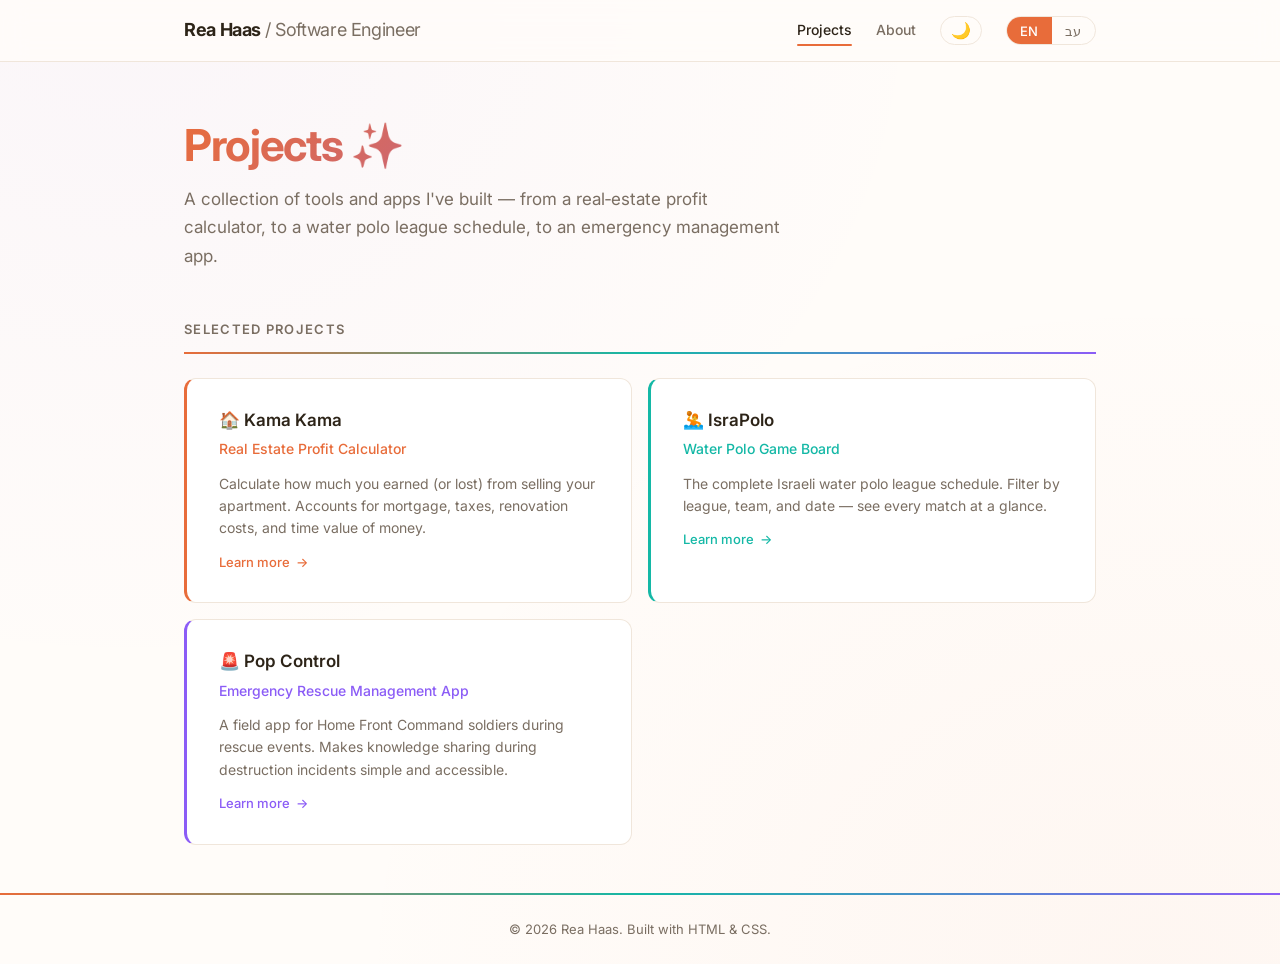
<file: index.html>
<!DOCTYPE html>
<html lang="en" dir="ltr" data-lang="en">
<head>
  <meta charset="UTF-8" />
  <meta name="viewport" content="width=device-width, initial-scale=1.0" />
  <title>Rea Haas — Software Engineer</title>
  <meta name="description" content="Rea Haas — Software Engineer. Projects and portfolio." />
  <meta property="og:title" content="Rea Haas — Software Engineer" />
  <meta property="og:description" content="Projects and portfolio — real-estate calculator, water polo schedule, emergency management app." />
  <meta property="og:image" content="https://reahaas.com/profile.jpg" />
  <meta property="og:url" content="https://reahaas.com/" />
  <meta property="og:type" content="website" />
  <meta name="twitter:card" content="summary_large_image" />
  <link rel="preconnect" href="https://fonts.googleapis.com" />
  <link rel="preconnect" href="https://fonts.gstatic.com" crossorigin />
  <link href="https://fonts.googleapis.com/css2?family=Inter:wght@400;500;600;700&family=Rubik:wght@400;500;600;700&display=swap" rel="stylesheet" />
  <link rel="icon" href="/favicon.ico" type="image/x-icon" />
  <link rel="apple-touch-icon" href="/profile.jpg" />
  <link rel="stylesheet" href="/style.css" />
</head>
<body data-page="projects">

  <!-- ===== Main ===== -->
  <main>

    <!-- Hero -->
    <section class="hero">
      <h1 lang="en">Projects ✨</h1>
      <h1 lang="he">פרויקטים ✨</h1>
      <p class="bio" lang="en">
        A collection of tools and apps I've built — from a real‑estate profit calculator,
        to a water polo league schedule, to an emergency management app.
      </p>
      <p class="bio" lang="he">
        אוסף כלים ואפליקציות שבניתי — ממחשבון נדל״ן לחישוב רווחים,
        דרך הנגשת לוחות זמנים של כדורמים, ועד כלי ניהול אירועי חירום.
      </p>
    </section>

    <!-- Projects -->
    <h2 class="section-title" lang="en">Selected Projects</h2>
    <h2 class="section-title" lang="he">פרויקטים נבחרים</h2>

    <div class="projects-grid">

      <!-- Project 1 -->
      <a class="project-card" href="/projects/kamakama/">
        <div class="project-name" lang="en">🏠 Kama Kama</div>
        <div class="project-name" lang="he">🏠 כמה כמה</div>
        <div class="project-subtitle" lang="en">Real Estate Profit Calculator</div>
        <div class="project-subtitle" lang="he">מחשבון רווחים מעסקאות נדל״ן</div>
        <p class="project-desc" lang="en">
          Calculate how much you earned (or lost) from selling your apartment.
          Accounts for mortgage, taxes, renovation costs, and time value of money.
        </p>
        <p class="project-desc" lang="he">
          חשבו כמה הרווחתם (או הפסדתם) מעסקת נדל״ן.
          כולל חישובי משכנתא, מיסים, עלויות שיפוץ וערך הזמן של הכסף.
        </p>
        <span class="project-link" lang="en">Learn more <span class="arrow">→</span></span>
        <span class="project-link" lang="he">למידע נוסף <span class="arrow">←</span></span>
      </a>

      <!-- Project 2 -->
      <a class="project-card" href="/projects/israpolo/">
        <div class="project-name" lang="en">🤽 IsraPolo</div>
        <div class="project-name" lang="he">🤽 ישראפולו</div>
        <div class="project-subtitle" lang="en">Water Polo Game Board</div>
        <div class="project-subtitle" lang="he">הנגשת לוח משחקי הכדורמים הישראלי</div>
        <p class="project-desc" lang="en">
          The complete Israeli water polo league schedule. Filter by league,
          team, and date — see every match at a glance.
        </p>
        <p class="project-desc" lang="he">
          כל משחקי ליגת הכדורמים הישראלית במקום אחד.
          סינון לפי ליגה, קבוצה ותאריך — כל המשחקים במבט אחד.
        </p>
        <span class="project-link" lang="en">Learn more <span class="arrow">→</span></span>
        <span class="project-link" lang="he">למידע נוסף <span class="arrow">←</span></span>
      </a>

      <!-- Project 3 -->
      <a class="project-card" href="/projects/popcontrol/">
        <div class="project-name" lang="en">🚨 Pop Control</div>
        <div class="project-name" lang="he">🚨 פופ קונטרול</div>
        <div class="project-subtitle" lang="en">Emergency Rescue Management App</div>
        <div class="project-subtitle" lang="he">אפליקציה לניהול אירועי חילוץ</div>
        <p class="project-desc" lang="en">
          A field app for Home Front Command soldiers during rescue events.
          Makes knowledge sharing during destruction incidents simple and accessible.
        </p>
        <p class="project-desc" lang="he">
          אפליקציה שטח לחיילי פיקוד העורף בזמן אירועי חילוץ.
          הופכת את העברת הידע בזמן אירועי הרס לנוחה ופשוטה.
        </p>
        <span class="project-link" lang="en">Learn more <span class="arrow">→</span></span>
        <span class="project-link" lang="he">למידע נוסף <span class="arrow">←</span></span>
      </a>

    </div>
  </main>

  <script src="/components.js"></script>

</body>
</html>
</file>
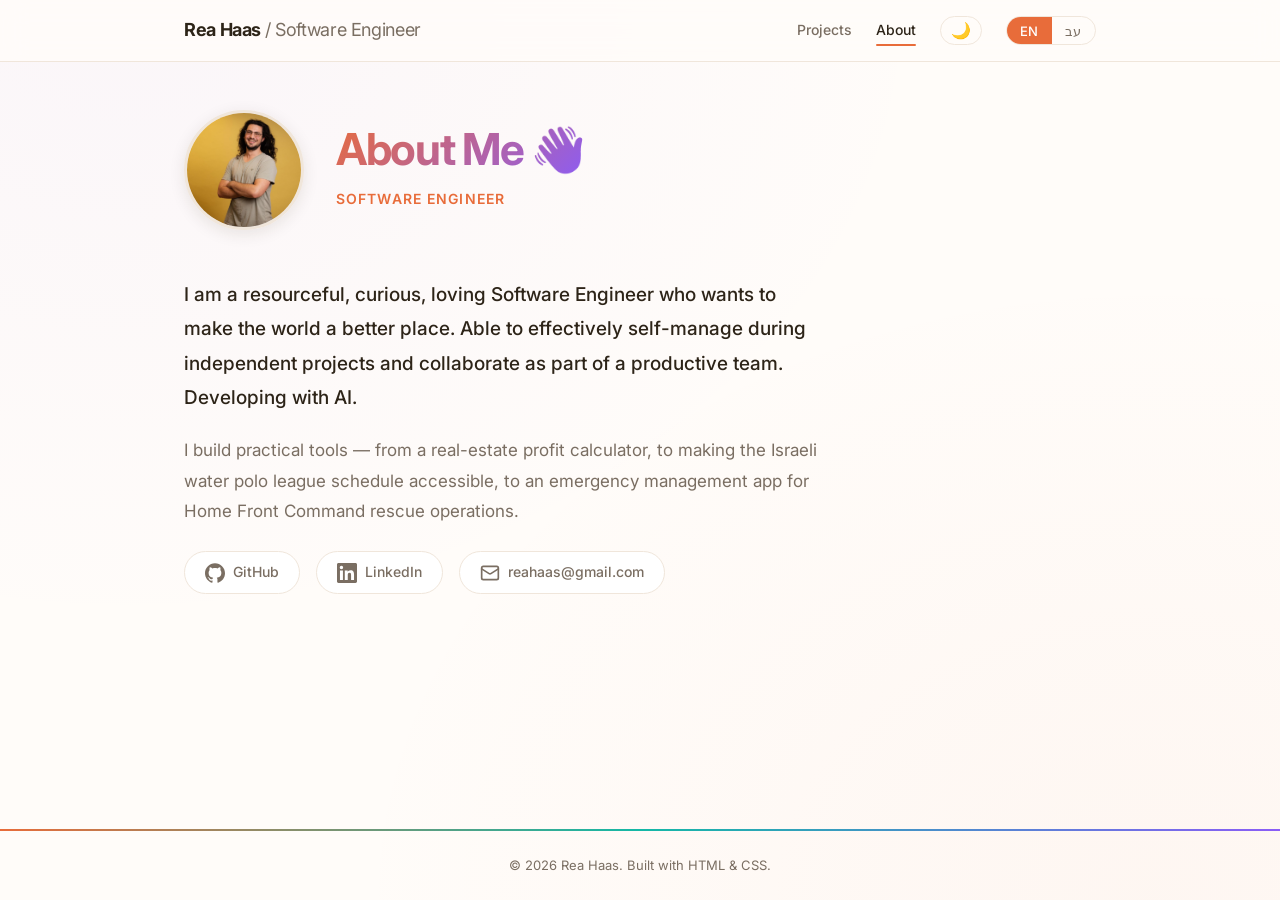
<file: about/index.html>
<!DOCTYPE html>
<html lang="en" dir="ltr" data-lang="en">
<head>
  <meta charset="UTF-8" />
  <meta name="viewport" content="width=device-width, initial-scale=1.0" />
  <title>About — Rea Haas</title>
  <meta name="description" content="About Rea Haas — Software Engineer." />
  <meta property="og:title" content="About — Rea Haas" />
  <meta property="og:description" content="Software Engineer who builds practical tools and wants to make the world a better place." />
  <meta property="og:image" content="https://reahaas.com/profile.jpg" />
  <meta property="og:url" content="https://reahaas.com/about/" />
  <meta property="og:type" content="website" />
  <meta name="twitter:card" content="summary_large_image" />
  <link rel="preconnect" href="https://fonts.googleapis.com" />
  <link rel="preconnect" href="https://fonts.gstatic.com" crossorigin />
  <link href="https://fonts.googleapis.com/css2?family=Inter:wght@400;500;600;700&family=Rubik:wght@400;500;600;700&display=swap" rel="stylesheet" />
  <link rel="icon" href="/favicon.ico" type="image/x-icon" />
  <link rel="apple-touch-icon" href="/profile.jpg" />
  <link rel="stylesheet" href="/style.css" />
</head>
<body data-page="about">

  <main>
    <section class="hero about-hero">
      <img src="/profile.jpg" alt="Rea Haas" class="profile-photo" />
      <div>
        <h1 lang="en">About Me 👋</h1>
        <h1 lang="he">אודות 👋</h1>
        <p class="subtitle" lang="en">Software Engineer</p>
        <p class="subtitle" lang="he">מהנדס תוכנה</p>
      </div>
    </section>

    <div class="about-content">
      <p lang="en">
        I am a resourceful, curious, loving Software Engineer who wants to make the
        world a better place. Able to effectively self-manage during independent
        projects and collaborate as part of a productive team. Developing with AI.
      </p>
      <p lang="he">
        אני מהנדס תוכנה עם אהבה למקצוע, סקרן ואכפתי, שרוצה להפוך את העולם למקום טוב יותר.
        בעל יכולת ניהול עצמי אפקטיבי בפרויקטים עצמאיים ושיתוף פעולה כחלק מצוות פרודוקטיבי.
        מפתח עם AI.
      </p>

      <p lang="en">
        I build practical tools — from a real-estate profit calculator,
        to making the Israeli water polo league schedule accessible,
        to an emergency management app for Home Front Command rescue operations.
      </p>
      <p lang="he">
        אני בונה כלים מעשיים — ממחשבון רווחים לעסקאות נדל״ן,
        דרך הנגשת לוח המשחקים של ליגת הכדורמים הישראלית,
        ועד אפליקציה לניהול אירועי חילוץ של פיקוד העורף.
      </p>

      <div class="about-links">
        <a href="https://github.com/reahaas" target="_blank" rel="noopener noreferrer">
          <svg width="20" height="20" viewBox="0 0 24 24" fill="currentColor"><path d="M12 .297c-6.63 0-12 5.373-12 12 0 5.303 3.438 9.8 8.205 11.385.6.113.82-.258.82-.577 0-.285-.01-1.04-.015-2.04-3.338.724-4.042-1.61-4.042-1.61C4.422 18.07 3.633 17.7 3.633 17.7c-1.087-.744.084-.729.084-.729 1.205.084 1.838 1.236 1.838 1.236 1.07 1.835 2.809 1.305 3.495.998.108-.776.417-1.305.76-1.605-2.665-.3-5.466-1.332-5.466-5.93 0-1.31.465-2.38 1.235-3.22-.135-.303-.54-1.523.105-3.176 0 0 1.005-.322 3.3 1.23.96-.267 1.98-.399 3-.405 1.02.006 2.04.138 3 .405 2.28-1.552 3.285-1.23 3.285-1.23.645 1.653.24 2.873.12 3.176.765.84 1.23 1.91 1.23 3.22 0 4.61-2.805 5.625-5.475 5.92.42.36.81 1.096.81 2.22 0 1.606-.015 2.896-.015 3.286 0 .315.21.69.825.57C20.565 22.092 24 17.592 24 12.297c0-6.627-5.373-12-12-12"/></svg>
          <span>GitHub</span>
        </a>
        <a href="https://www.linkedin.com/in/rea-haas/" target="_blank" rel="noopener noreferrer">
          <svg width="20" height="20" viewBox="0 0 24 24" fill="currentColor"><path d="M20.447 20.452h-3.554v-5.569c0-1.328-.027-3.037-1.852-3.037-1.853 0-2.136 1.445-2.136 2.939v5.667H9.351V9h3.414v1.561h.046c.477-.9 1.637-1.85 3.37-1.85 3.601 0 4.267 2.37 4.267 5.455v6.286zM5.337 7.433a2.062 2.062 0 01-2.063-2.065 2.064 2.064 0 112.063 2.065zm1.782 13.019H3.555V9h3.564v11.452zM22.225 0H1.771C.792 0 0 .774 0 1.729v20.542C0 23.227.792 24 1.771 24h20.451C23.2 24 24 23.227 24 22.271V1.729C24 .774 23.2 0 22.222 0h.003z"/></svg>
          <span>LinkedIn</span>
        </a>
        <a href="mailto:reahaas@gmail.com">
          <svg width="20" height="20" viewBox="0 0 24 24" fill="none" stroke="currentColor" stroke-width="2" stroke-linecap="round" stroke-linejoin="round"><rect x="2" y="4" width="20" height="16" rx="2"/><path d="m22 7-8.97 5.7a1.94 1.94 0 0 1-2.06 0L2 7"/></svg>
          <span>reahaas@gmail.com</span>
        </a>
      </div>
    </div>
  </main>

  <script src="/components.js"></script>
</body>
</html>
</file>
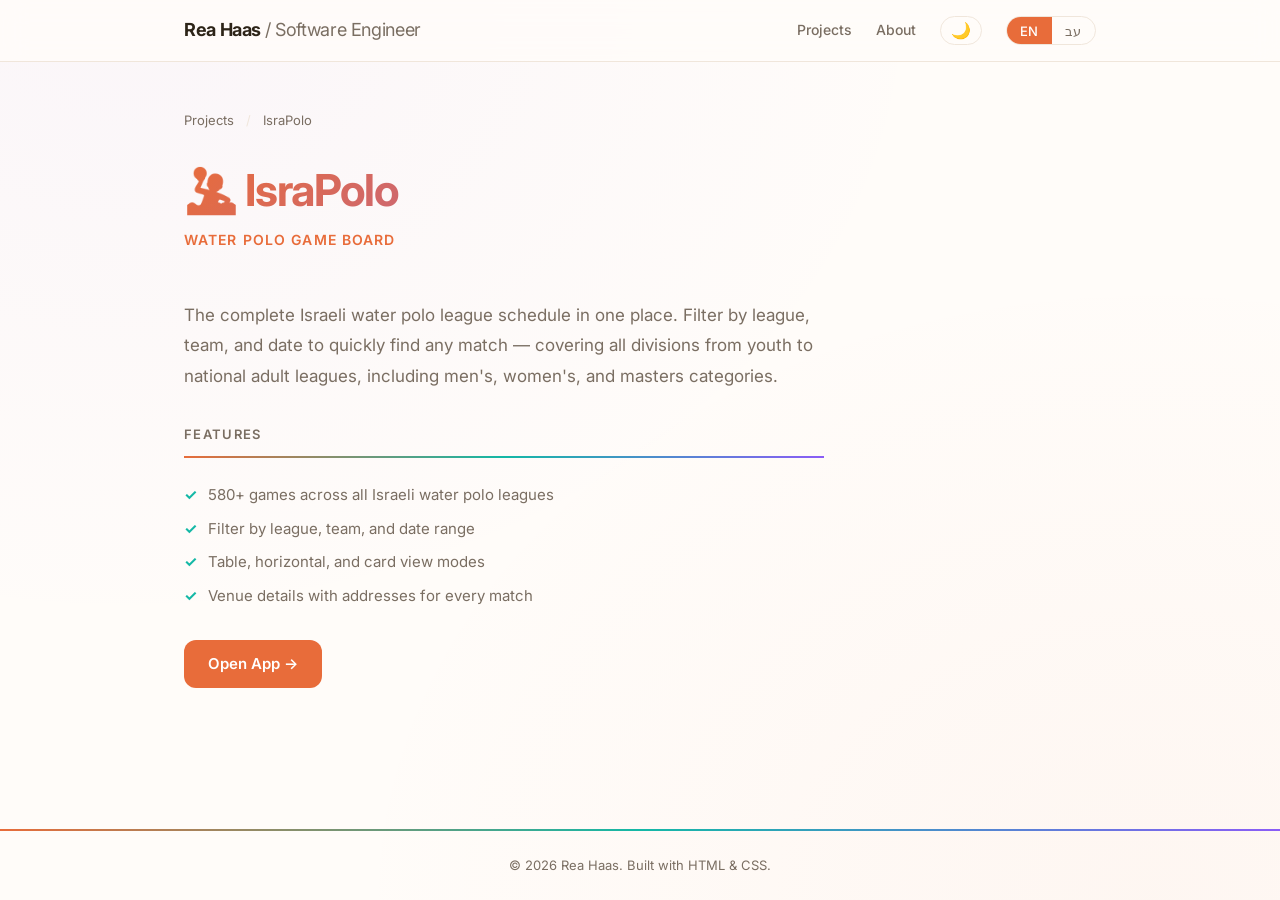
<file: projects/israpolo/index.html>
<!DOCTYPE html>
<html lang="en" dir="ltr" data-lang="en">
<head>
  <meta charset="UTF-8" />
  <meta name="viewport" content="width=device-width, initial-scale=1.0" />
  <title>IsraPolo — Water Polo Schedule | Rea Haas</title>
  <meta name="description" content="The complete Israeli water polo league schedule. Filter by league, team, and date." />
  <meta property="og:title" content="IsraPolo — Water Polo Schedule | Rea Haas" />
  <meta property="og:description" content="The complete Israeli water polo league schedule. Filter by league, team, and date." />
  <meta property="og:image" content="https://reahaas.com/profile.jpg" />
  <meta property="og:url" content="https://reahaas.com/projects/israpolo/" />
  <meta property="og:type" content="website" />
  <meta name="twitter:card" content="summary_large_image" />
  <link rel="preconnect" href="https://fonts.googleapis.com" />
  <link rel="preconnect" href="https://fonts.gstatic.com" crossorigin />
  <link href="https://fonts.googleapis.com/css2?family=Inter:wght@400;500;600;700&family=Rubik:wght@400;500;600;700&display=swap" rel="stylesheet" />
  <link rel="icon" href="/favicon.ico" type="image/x-icon" />
  <link rel="apple-touch-icon" href="/profile.jpg" />
  <link rel="stylesheet" href="/style.css" />
</head>
<body data-page="project-detail">

  <main>
    <p class="breadcrumb">
      <a href="/" lang="en">Projects</a>
      <a href="/" lang="he">פרויקטים</a>
      <span class="sep">/</span>
      <span lang="en">IsraPolo</span>
      <span lang="he">ישראפולו</span>
    </p>

    <section class="hero">
      <h1 lang="en">🤽 IsraPolo</h1>
      <h1 lang="he">🤽 ישראפולו</h1>
      <p class="subtitle" lang="en">Water Polo Game Board</p>
      <p class="subtitle" lang="he">הנגשת לוח משחקי הכדורמים הישראלי</p>
    </section>

    <div class="project-detail">
      <p lang="en">
        The complete Israeli water polo league schedule in one place.
        Filter by league, team, and date to quickly find any match —
        covering all divisions from youth to national adult leagues,
        including men's, women's, and masters categories.
      </p>
      <p lang="he">
        כל משחקי ליגת הכדורמים הישראלית במקום אחד.
        סינון לפי ליגה, קבוצה ותאריך כדי למצוא כל משחק במהירות —
        כולל כל הדרגות מנוער ועד ליגות בוגרים ארציות,
        גברים, נשים ומאסטרס.
      </p>

      <h2 class="section-title" lang="en">Features</h2>
      <h2 class="section-title" lang="he">תכונות</h2>

      <ul class="feature-list">
        <li lang="en">580+ games across all Israeli water polo leagues</li>
        <li lang="he">מעל 580 משחקים בכל ליגות הכדורמים בישראל</li>
        <li lang="en">Filter by league, team, and date range</li>
        <li lang="he">סינון לפי ליגה, קבוצה וטווח תאריכים</li>
        <li lang="en">Table, horizontal, and card view modes</li>
        <li lang="he">תצוגת טבלה, טבלה אופקית וכרטיסים</li>
        <li lang="en">Venue details with addresses for every match</li>
        <li lang="he">פרטי מקום עם כתובות לכל משחק</li>
      </ul>

      <div class="project-cta">
        <a href="https://israpolo.lovable.app/" target="_blank" rel="noopener" class="btn btn-primary">
          <span lang="en">Open App →</span>
          <span lang="he">לאפליקציה ←</span>
        </a>
      </div>
    </div>
  </main>

  <script src="/components.js"></script>
</body>
</html>
</file>
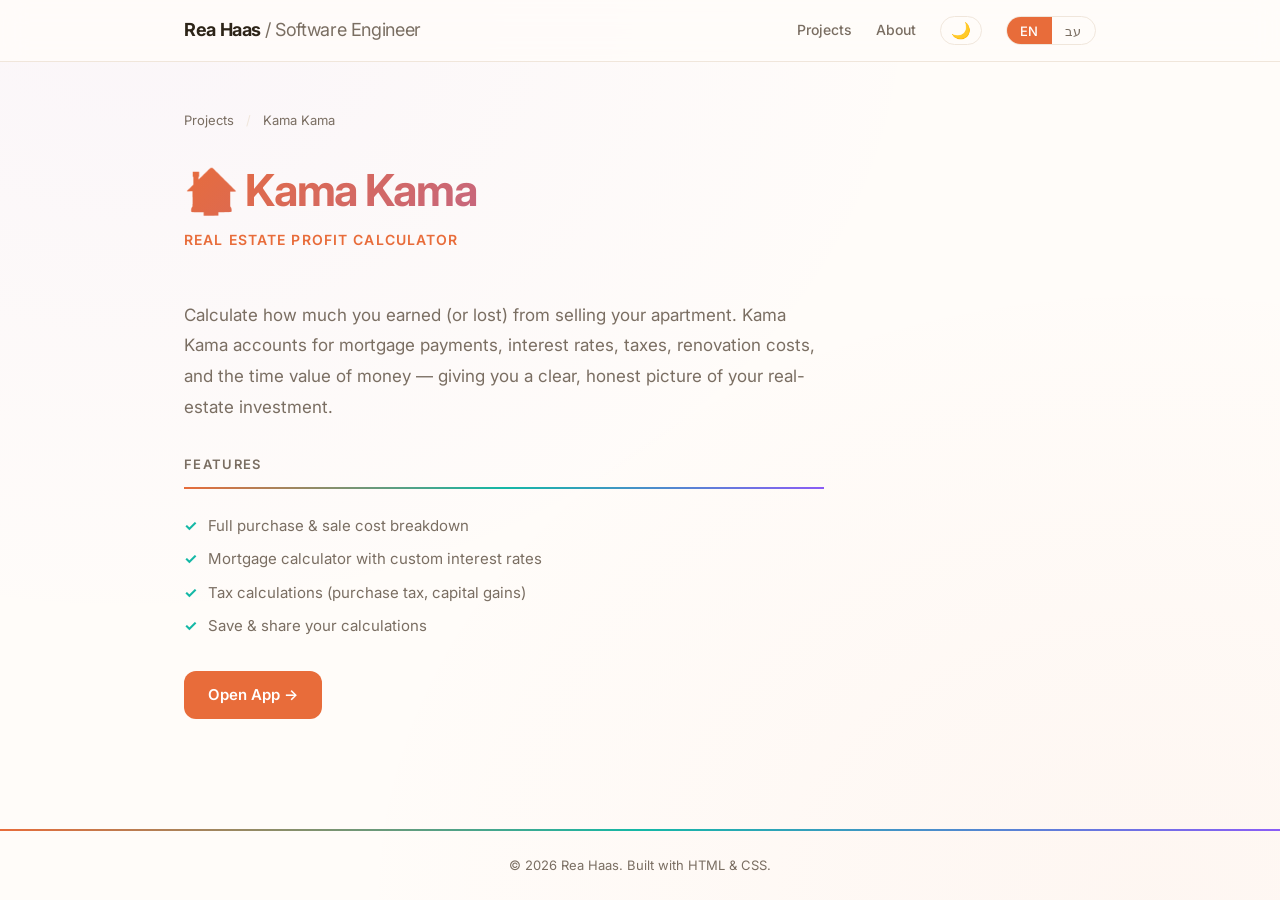
<file: projects/kamakama/index.html>
<!DOCTYPE html>
<html lang="en" dir="ltr" data-lang="en">
<head>
  <meta charset="UTF-8" />
  <meta name="viewport" content="width=device-width, initial-scale=1.0" />
  <title>Kama Kama — Real Estate Calculator | Rea Haas</title>
  <meta name="description" content="Calculate how much you earned or lost from selling your apartment. Accounts for mortgage, taxes, and more." />
  <meta property="og:title" content="Kama Kama — Real Estate Calculator | Rea Haas" />
  <meta property="og:description" content="Calculate how much you earned or lost from selling your apartment." />
  <meta property="og:image" content="https://reahaas.com/profile.jpg" />
  <meta property="og:url" content="https://reahaas.com/projects/kamakama/" />
  <meta property="og:type" content="website" />
  <meta name="twitter:card" content="summary_large_image" />
  <link rel="preconnect" href="https://fonts.googleapis.com" />
  <link rel="preconnect" href="https://fonts.gstatic.com" crossorigin />
  <link href="https://fonts.googleapis.com/css2?family=Inter:wght@400;500;600;700&family=Rubik:wght@400;500;600;700&display=swap" rel="stylesheet" />
  <link rel="icon" href="/favicon.ico" type="image/x-icon" />
  <link rel="apple-touch-icon" href="/profile.jpg" />
  <link rel="stylesheet" href="/style.css" />
</head>
<body data-page="project-detail">

  <main>
    <p class="breadcrumb">
      <a href="/" lang="en">Projects</a>
      <a href="/" lang="he">פרויקטים</a>
      <span class="sep">/</span>
      <span lang="en">Kama Kama</span>
      <span lang="he">כמה כמה</span>
    </p>

    <section class="hero">
      <h1 lang="en">🏠 Kama Kama</h1>
      <h1 lang="he">🏠 כמה כמה</h1>
      <p class="subtitle" lang="en">Real Estate Profit Calculator</p>
      <p class="subtitle" lang="he">מחשבון רווחים מעסקאות נדל״ן</p>
    </section>

    <div class="project-detail">
      <p lang="en">
        Calculate how much you earned (or lost) from selling your apartment.
        Kama Kama accounts for mortgage payments, interest rates, taxes,
        renovation costs, and the time value of money — giving you a clear,
        honest picture of your real-estate investment.
      </p>
      <p lang="he">
        חשבו כמה הרווחתם (או הפסדתם) מעסקת נדל״ן.
        כמה כמה מחשב תשלומי משכנתא, ריביות, מיסים,
        עלויות שיפוץ וערך הזמן של הכסף — ונותן לכם תמונה ברורה
        וכנה של הרווח או ההפסד בעסקה.
      </p>

      <h2 class="section-title" lang="en">Features</h2>
      <h2 class="section-title" lang="he">תכונות</h2>

      <ul class="feature-list">
        <li lang="en">Full purchase &amp; sale cost breakdown</li>
        <li lang="he">פירוט מלא של עלויות קנייה ומכירה</li>
        <li lang="en">Mortgage calculator with custom interest rates</li>
        <li lang="he">מחשבון משכנתא עם ריביות מותאמות אישית</li>
        <li lang="en">Tax calculations (purchase tax, capital gains)</li>
        <li lang="he">חישובי מס (מס רכישה, מס שבח)</li>
        <li lang="en">Save &amp; share your calculations</li>
        <li lang="he">שמירה ושיתוף של החישובים שלכם</li>
      </ul>

      <div class="project-cta">
        <a href="https://kamakama.lovable.app/" target="_blank" rel="noopener" class="btn btn-primary">
          <span lang="en">Open App →</span>
          <span lang="he">לאפליקציה ←</span>
        </a>
      </div>
    </div>
  </main>

  <script src="/components.js"></script>
</body>
</html>
</file>
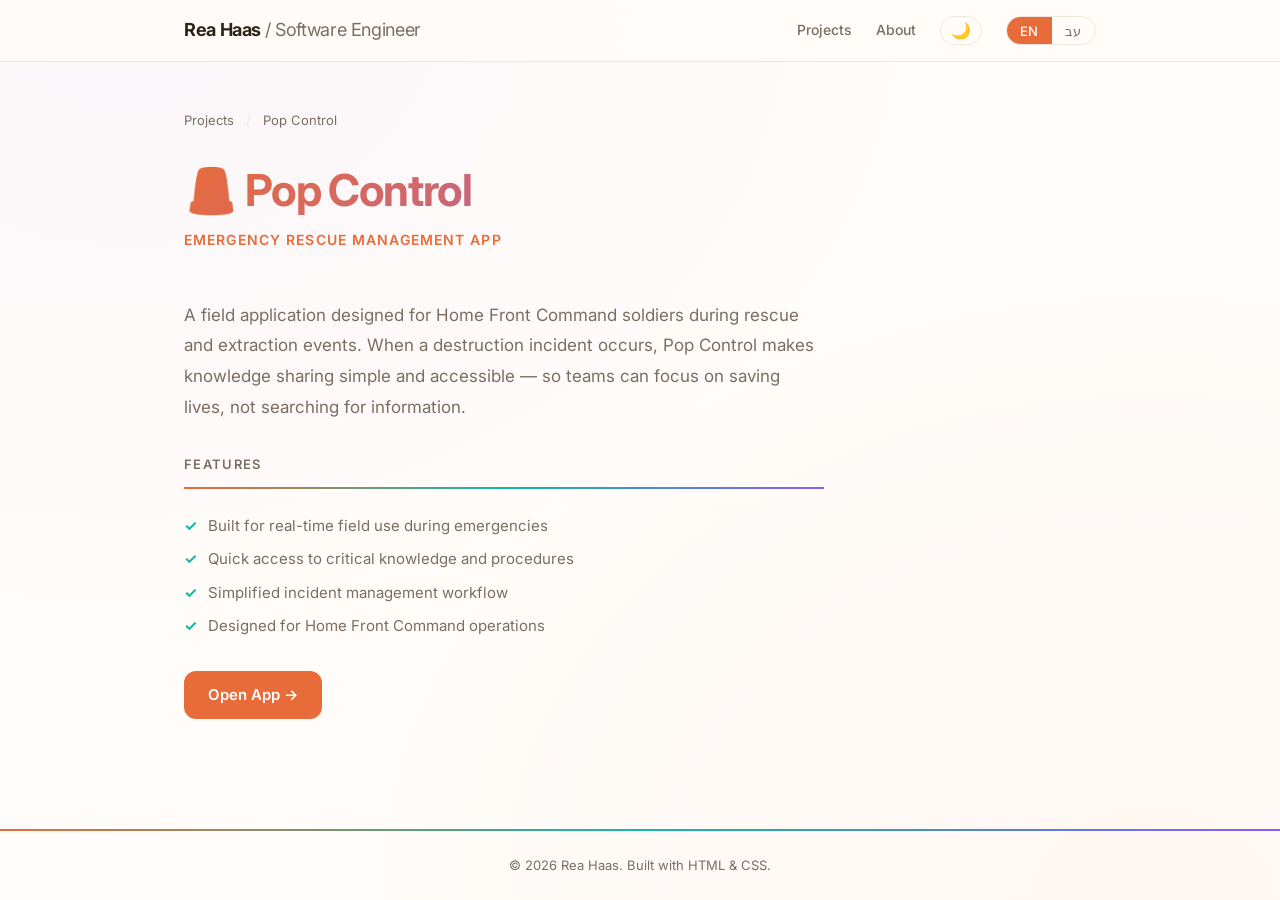
<file: projects/popcontrol/index.html>
<!DOCTYPE html>
<html lang="en" dir="ltr" data-lang="en">
<head>
  <meta charset="UTF-8" />
  <meta name="viewport" content="width=device-width, initial-scale=1.0" />
  <title>Pop Control — Emergency Rescue Management | Rea Haas</title>
  <meta name="description" content="A field app for Home Front Command soldiers during rescue events. Makes knowledge sharing simple and accessible." />
  <meta property="og:title" content="Pop Control — Emergency Rescue Management | Rea Haas" />
  <meta property="og:description" content="A field app for Home Front Command soldiers during rescue events." />
  <meta property="og:image" content="https://reahaas.com/profile.jpg" />
  <meta property="og:url" content="https://reahaas.com/projects/popcontrol/" />
  <meta property="og:type" content="website" />
  <meta name="twitter:card" content="summary_large_image" />
  <link rel="preconnect" href="https://fonts.googleapis.com" />
  <link rel="preconnect" href="https://fonts.gstatic.com" crossorigin />
  <link href="https://fonts.googleapis.com/css2?family=Inter:wght@400;500;600;700&family=Rubik:wght@400;500;600;700&display=swap" rel="stylesheet" />
  <link rel="icon" href="/favicon.ico" type="image/x-icon" />
  <link rel="apple-touch-icon" href="/profile.jpg" />
  <link rel="stylesheet" href="/style.css" />
</head>
<body data-page="project-detail">

  <main>
    <p class="breadcrumb">
      <a href="/" lang="en">Projects</a>
      <a href="/" lang="he">פרויקטים</a>
      <span class="sep">/</span>
      <span lang="en">Pop Control</span>
      <span lang="he">פופ קונטרול</span>
    </p>

    <section class="hero">
      <h1 lang="en">🚨 Pop Control</h1>
      <h1 lang="he">🚨 פופ קונטרול</h1>
      <p class="subtitle" lang="en">Emergency Rescue Management App</p>
      <p class="subtitle" lang="he">אפליקציה לניהול אירועי חילוץ</p>
    </section>

    <div class="project-detail">
      <p lang="en">
        A field application designed for Home Front Command soldiers
        during rescue and extraction events. When a destruction incident
        occurs, Pop Control makes knowledge sharing simple and accessible —
        so teams can focus on saving lives, not searching for information.
      </p>
      <p lang="he">
        אפליקציה שטח שתוכננה לשימוש חיילי פיקוד העורף
        בזמן אירועי חילוץ והצלה. כשמתרחש אירוע הרס,
        פופ קונטרול הופכת את העברת הידע לנוחה ופשוטה —
        כדי שהצוותים יוכלו להתמקד בהצלת חיים, לא בחיפוש מידע.
      </p>

      <h2 class="section-title" lang="en">Features</h2>
      <h2 class="section-title" lang="he">תכונות</h2>

      <ul class="feature-list">
        <li lang="en">Built for real-time field use during emergencies</li>
        <li lang="he">נבנתה לשימוש שטח בזמן אמת במצבי חירום</li>
        <li lang="en">Quick access to critical knowledge and procedures</li>
        <li lang="he">גישה מהירה לידע ונהלים קריטיים</li>
        <li lang="en">Simplified incident management workflow</li>
        <li lang="he">תהליך ניהול אירוע פשוט וברור</li>
        <li lang="en">Designed for Home Front Command operations</li>
        <li lang="he">מותאמת לפעילות פיקוד העורף</li>
      </ul>

      <div class="project-cta">
        <a href="https://popcontrol.base44.app/" target="_blank" rel="noopener" class="btn btn-primary">
          <span lang="en">Open App →</span>
          <span lang="he">לאפליקציה ←</span>
        </a>
      </div>
    </div>
  </main>

  <script src="/components.js"></script>
</body>
</html>
</file>
<file: style.css>
/* ===== Reset & Base ===== */
*,
*::before,
*::after {
  margin: 0;
  padding: 0;
  box-sizing: border-box;
}

:root {
  --color-bg: #fffcf9;
  --color-surface: #fef7f0;
  --color-border: #f0e6db;
  --color-text: #2d2418;
  --color-text-secondary: #7a6e62;
  --color-accent: #e86c3a;
  --color-accent-hover: #d45a2a;
  --color-purple: #8b5cf6;
  --color-teal: #14b8a6;
  --color-rose: #f43f5e;
  --color-amber: #f59e0b;
  --font-main: 'Inter', -apple-system, BlinkMacSystemFont, 'Segoe UI', Roboto, sans-serif;
  --font-mono: 'JetBrains Mono', 'Fira Code', monospace;
  --radius: 12px;
  --shadow-sm: 0 1px 3px rgba(45, 36, 24, 0.06);
  --shadow-md: 0 4px 16px rgba(45, 36, 24, 0.1);
  --shadow-lg: 0 8px 30px rgba(45, 36, 24, 0.12);
  --transition: 0.25s cubic-bezier(0.4, 0, 0.2, 1);
}

/* ===== Dark Mode ===== */
[data-theme="dark"] {
  --color-bg: #1a1a2e;
  --color-surface: #16213e;
  --color-border: #2a2a4a;
  --color-text: #e8e6e3;
  --color-text-secondary: #a09b94;
  --color-accent: #f0825c;
  --color-accent-hover: #f59a7a;
  --shadow-sm: 0 1px 3px rgba(0, 0, 0, 0.2);
  --shadow-md: 0 4px 16px rgba(0, 0, 0, 0.3);
  --shadow-lg: 0 8px 30px rgba(0, 0, 0, 0.35);
}

[data-theme="dark"] body {
  background-image: radial-gradient(ellipse at 10% 0%, rgba(139, 92, 246, 0.08) 0%, transparent 50%),
                    radial-gradient(ellipse at 90% 100%, rgba(232, 108, 58, 0.06) 0%, transparent 50%);
}

[data-theme="dark"] .site-header {
  background: rgba(26, 26, 46, 0.85);
}

[data-theme="dark"] .project-card,
[data-theme="dark"] .about-links a {
  background: var(--color-surface);
}

html {
  font-size: 16px;
  scroll-behavior: smooth;
}

body {
  font-family: var(--font-main);
  color: var(--color-text);
  background: var(--color-bg);
  background-image: radial-gradient(ellipse at 10% 0%, rgba(139, 92, 246, 0.04) 0%, transparent 50%),
                    radial-gradient(ellipse at 90% 100%, rgba(232, 108, 58, 0.04) 0%, transparent 50%);
  line-height: 1.6;
  min-height: 100vh;
  display: flex;
  flex-direction: column;
}

/* RTL support */
[dir="rtl"] body {
  font-family: 'Rubik', var(--font-main);
}

a {
  color: var(--color-accent);
  text-decoration: none;
  transition: color var(--transition);
}

a:hover {
  color: var(--color-accent-hover);
}

/* ===== Header / Nav ===== */
.site-header {
  border-bottom: 1px solid var(--color-border);
  background: rgba(255, 252, 249, 0.85);
  backdrop-filter: blur(12px);
  -webkit-backdrop-filter: blur(12px);
  position: sticky;
  top: 0;
  z-index: 100;
}

.header-inner {
  max-width: 960px;
  margin: 0 auto;
  padding: 1rem 1.5rem;
  display: flex;
  align-items: center;
  justify-content: space-between;
}

.site-logo {
  font-size: 1.125rem;
  font-weight: 700;
  color: var(--color-text);
  letter-spacing: -0.02em;
}

.site-logo:hover {
  color: var(--color-accent);
}

.site-logo span {
  color: var(--color-text-secondary);
  font-weight: 400;
}

nav {
  display: flex;
  align-items: center;
  gap: 1.5rem;
}

nav a {
  color: var(--color-text-secondary);
  font-size: 0.875rem;
  font-weight: 500;
  transition: color var(--transition);
}

nav a:hover,
nav a.active {
  color: var(--color-text);
}

nav a.active {
  position: relative;
}

nav a.active::after {
  content: '';
  position: absolute;
  left: 0;
  right: 0;
  bottom: -4px;
  height: 2px;
  background: var(--color-accent);
  border-radius: 1px;
}

/* ===== Language Toggle ===== */
.lang-toggle {
  display: inline-flex;
  border: 1px solid var(--color-border);
  border-radius: 99px;
  overflow: hidden;
  font-size: 0.8125rem;
}

.lang-toggle button {
  background: none;
  border: none;
  padding: 0.35rem 0.85rem;
  cursor: pointer;
  font-family: inherit;
  font-size: inherit;
  font-weight: 500;
  color: var(--color-text-secondary);
  transition: all var(--transition);
}

.lang-toggle button.active {
  background: var(--color-accent);
  color: #fff;
}

.lang-toggle button:not(.active):hover {
  background: var(--color-surface);
}

/* ===== Main Content ===== */
main {
  flex: 1;
  max-width: 960px;
  margin: 0 auto;
  padding: 3rem 1.5rem;
  width: 100%;
}

/* ===== Hero Section ===== */
.hero {
  margin-bottom: 3rem;
}

.hero h1 {
  font-size: 2rem;
  font-weight: 700;
  letter-spacing: -0.03em;
  margin-bottom: 0.25rem;
  background: linear-gradient(135deg, var(--color-accent), var(--color-purple));
  -webkit-background-clip: text;
  -webkit-text-fill-color: transparent;
  background-clip: text;
}

.hero .subtitle {
  font-size: 0.875rem;
  font-weight: 600;
  color: var(--color-accent);
  text-transform: uppercase;
  letter-spacing: 0.08em;
  margin-bottom: 1rem;
}

.hero .bio {
  font-size: 1.0625rem;
  color: var(--color-text-secondary);
  max-width: 600px;
  line-height: 1.7;
}

/* ===== Section Titles ===== */
.section-title {
  font-size: 0.8125rem;
  font-weight: 600;
  text-transform: uppercase;
  letter-spacing: 0.1em;
  color: var(--color-text-secondary);
  margin-bottom: 1.5rem;
  padding-bottom: 0.75rem;
  border-bottom: 2px solid transparent;
  border-image: linear-gradient(90deg, var(--color-accent), var(--color-teal), var(--color-purple)) 1;
}

/* ===== Project Cards ===== */
.projects-grid {
  display: grid;
  grid-template-columns: 1fr;
  gap: 1rem;
}

.project-card {
  display: block;
  padding: 1.5rem;
  padding-left: 1.75rem;
  border: 1px solid var(--color-border);
  border-left: 3px solid var(--color-border);
  border-radius: var(--radius);
  background: #fff;
  transition: all var(--transition);
  position: relative;
}

[dir="rtl"] .project-card {
  padding-left: 1.5rem;
  padding-right: 1.75rem;
  border-left: 1px solid var(--color-border);
  border-right: 3px solid var(--color-border);
}

.project-card:nth-child(1) { border-left-color: var(--color-accent); }
.project-card:nth-child(2) { border-left-color: var(--color-teal); }
.project-card:nth-child(3) { border-left-color: var(--color-purple); }

[dir="rtl"] .project-card:nth-child(1) { border-left-color: var(--color-border); border-right-color: var(--color-accent); }
[dir="rtl"] .project-card:nth-child(2) { border-left-color: var(--color-border); border-right-color: var(--color-teal); }
[dir="rtl"] .project-card:nth-child(3) { border-left-color: var(--color-border); border-right-color: var(--color-purple); }

.project-card:hover {
  box-shadow: var(--shadow-lg);
  transform: translateY(-4px);
}

.project-card:nth-child(1):hover { border-left-color: var(--color-accent); }
.project-card:nth-child(2):hover { border-left-color: var(--color-teal); }
.project-card:nth-child(3):hover { border-left-color: var(--color-purple); }

.project-card .project-name {
  font-size: 1.0625rem;
  font-weight: 600;
  color: var(--color-text);
  margin-bottom: 0.25rem;
}

.project-card .project-subtitle {
  font-size: 0.875rem;
  color: var(--color-accent);
  font-weight: 500;
  margin-bottom: 0.75rem;
}

.project-card:nth-child(1) .project-subtitle { color: var(--color-accent); }
.project-card:nth-child(2) .project-subtitle { color: var(--color-teal); }
.project-card:nth-child(3) .project-subtitle { color: var(--color-purple); }

.project-card .project-desc {
  font-size: 0.875rem;
  color: var(--color-text-secondary);
  line-height: 1.6;
}

.project-card .project-link {
  display: inline-flex;
  align-items: center;
  gap: 0.35rem;
  margin-top: 0.75rem;
  font-size: 0.8125rem;
  font-weight: 500;
  color: var(--color-accent);
}

.project-card:nth-child(1) .project-link { color: var(--color-accent); }
.project-card:nth-child(2) .project-link { color: var(--color-teal); }
.project-card:nth-child(3) .project-link { color: var(--color-purple); }

.project-card .project-link .arrow {
  display: inline-block;
  transition: transform var(--transition);
}

.project-card:hover .project-link .arrow {
  transform: translateX(5px);
  animation: bounce-right 0.4s ease;
}

[dir="rtl"] .project-card:hover .project-link .arrow {
  transform: translateX(-5px);
  animation: bounce-left 0.4s ease;
}

@keyframes bounce-right {
  0%, 100% { transform: translateX(5px); }
  50% { transform: translateX(8px); }
}

@keyframes bounce-left {
  0%, 100% { transform: translateX(-5px); }
  50% { transform: translateX(-8px); }
}

/* ===== About Page ===== */
.about-content {
  max-width: 640px;
}

.about-content p {
  font-size: 1.0625rem;
  line-height: 1.8;
  color: var(--color-text-secondary);
  margin-bottom: 1.25rem;
}

.about-content p:first-of-type {
  font-size: 1.1875rem;
  color: var(--color-text);
  font-weight: 500;
}

.about-links {
  display: flex;
  flex-wrap: wrap;
  gap: 1rem;
  margin-top: 1.5rem;
}

.about-links a {
  display: inline-flex;
  align-items: center;
  gap: 0.5rem;
  padding: 0.6rem 1.25rem;
  border: 1px solid var(--color-border);
  border-radius: 99px;
  font-size: 0.875rem;
  font-weight: 500;
  color: var(--color-text-secondary);
  background: #fff;
  transition: all var(--transition);
}

.about-links a:hover {
  color: var(--color-accent);
  border-color: var(--color-accent);
  box-shadow: var(--shadow-sm);
  transform: translateY(-2px);
}

/* ===== Breadcrumb ===== */
.breadcrumb {
  font-size: 0.8125rem;
  color: var(--color-text-secondary);
  margin-bottom: 1.5rem;
}

.breadcrumb a {
  color: var(--color-text-secondary);
}

.breadcrumb a:hover {
  color: var(--color-accent);
}

.breadcrumb .sep {
  margin: 0 0.5rem;
  color: var(--color-border);
}

/* ===== Project Detail Page ===== */
.project-detail {
  max-width: 640px;
}

.project-detail > p {
  font-size: 1.0625rem;
  line-height: 1.8;
  color: var(--color-text-secondary);
  margin-bottom: 2rem;
}

.feature-list {
  list-style: none;
  padding: 0;
  margin-bottom: 2rem;
}

.feature-list li {
  position: relative;
  padding-left: 1.5rem;
  font-size: 0.9375rem;
  color: var(--color-text-secondary);
  line-height: 1.7;
  margin-bottom: 0.5rem;
}

[dir="rtl"] .feature-list li {
  padding-left: 0;
  padding-right: 1.5rem;
}

.feature-list li::before {
  content: '✓';
  position: absolute;
  left: 0;
  color: var(--color-teal);
  font-weight: 700;
}

[dir="rtl"] .feature-list li::before {
  left: auto;
  right: 0;
}

/* ===== CTA Button ===== */
.project-cta {
  margin-top: 2rem;
}

.btn {
  display: inline-flex;
  align-items: center;
  gap: 0.5rem;
  padding: 0.75rem 1.5rem;
  border-radius: var(--radius);
  font-family: inherit;
  font-size: 0.9375rem;
  font-weight: 600;
  text-decoration: none;
  transition: all var(--transition);
  cursor: pointer;
}

.btn-primary {
  background: var(--color-accent);
  color: #fff;
  border: none;
}

.btn-primary:hover {
  background: var(--color-accent-hover);
  color: #fff;
  transform: translateY(-2px);
  box-shadow: var(--shadow-md);
}

/* ===== Footer ===== */
.site-footer {
  border-top: 2px solid transparent;
  border-image: linear-gradient(90deg, var(--color-accent), var(--color-teal), var(--color-purple)) 1;
  padding: 1.5rem;
  text-align: center;
  font-size: 0.8125rem;
  color: var(--color-text-secondary);
}

/* ===== Responsive ===== */
@media (min-width: 640px) {
  .projects-grid {
    grid-template-columns: repeat(2, 1fr);
  }

  .hero h1 {
    font-size: 2.75rem;
  }

  .project-card {
    padding: 1.75rem;
    padding-left: 2rem;
  }

  [dir="rtl"] .project-card {
    padding-left: 1.75rem;
    padding-right: 2rem;
  }
}

@media (max-width: 480px) {
  .header-inner {
    flex-wrap: wrap;
    gap: 0.75rem;
  }

  nav {
    gap: 1rem;
  }

  main {
    padding: 2rem 1rem;
  }

  .hero h1 {
    font-size: 1.75rem;
  }
}

/* ===== Profile Photo ===== */
.about-hero {
  display: flex;
  align-items: center;
  gap: 2rem;
}

.profile-photo {
  width: 120px;
  height: 120px;
  border-radius: 50%;
  object-fit: cover;
  object-position: center top;
  border: 3px solid var(--color-border);
  box-shadow: var(--shadow-md);
  flex-shrink: 0;
}

@media (max-width: 480px) {
  .about-hero {
    flex-direction: column;
    text-align: center;
    align-items: center;
  }

  .profile-photo {
    width: 90px;
    height: 90px;
  }

  .about-links {
    justify-content: center;
  }
}

/* ===== Dark Mode Toggle ===== */
.theme-toggle {
  background: none;
  border: 1px solid var(--color-border);
  border-radius: 99px;
  padding: 0.35rem 0.6rem;
  cursor: pointer;
  font-size: 1rem;
  line-height: 1;
  transition: all var(--transition);
  color: var(--color-text-secondary);
}

.theme-toggle:hover {
  border-color: var(--color-accent);
  background: var(--color-surface);
}

/* ===== Language visibility helpers ===== */
[data-lang="en"] [lang="he"],
[data-lang="he"] [lang="en"] {
  display: none;
}
</file>
